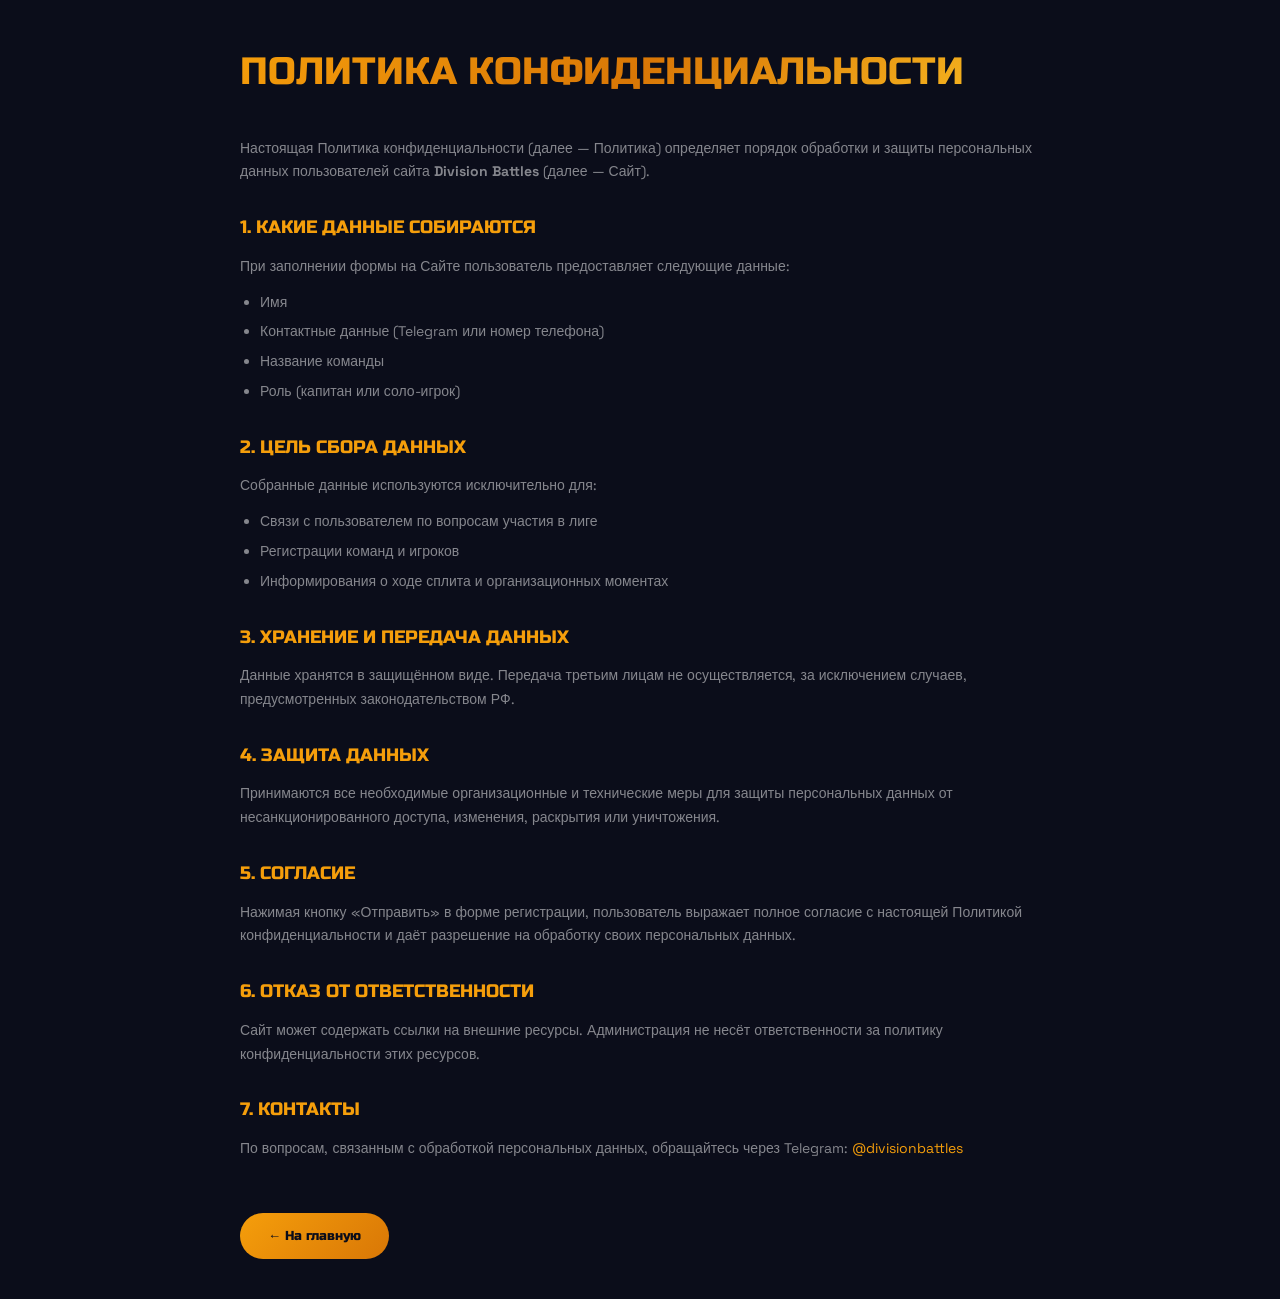
<file: privacy.html>
<!DOCTYPE html>
<html lang="ru">
<head>
  <meta charset="UTF-8">
  <meta name="viewport" content="width=device-width, initial-scale=1.0">
  <title>Политика конфиденциальности — DB Division Battles</title>
  <link rel="preconnect" href="https://fonts.googleapis.com">
  <link rel="preconnect" href="https://fonts.gstatic.com" crossorigin>
  <link href="https://fonts.googleapis.com/css2?family=Space+Grotesk:wght@400;500;600;700&family=Russo+One&display=swap" rel="stylesheet">
  <style>
    *, *::before, *::after { margin: 0; padding: 0; box-sizing: border-box; }
    body {
      font-family: 'Space Grotesk', sans-serif;
      background: #0b0d1a;
      color: #fff;
      line-height: 1.7;
      padding: 40px 20px;
    }
    .container { max-width: 800px; margin: 0 auto; }
    h1 {
      font-family: 'Russo One', sans-serif;
      font-weight: 400;
      font-size: clamp(26px, 4vw, 38px);
      background: linear-gradient(135deg, #f59e0b, #d97706, #fbbf24);
      -webkit-background-clip: text; -webkit-text-fill-color: transparent; background-clip: text;
      margin-bottom: 32px; text-transform: uppercase;
    }
    h2 {
      font-family: 'Russo One', sans-serif;
      font-weight: 400;
      font-size: 18px;
      color: #f59e0b;
      margin: 28px 0 12px;
      text-transform: uppercase;
    }
    p { color: rgba(255,255,255,0.5); margin-bottom: 12px; font-size: 14px; }
    ul { padding-left: 20px; margin-bottom: 12px; }
    li { color: rgba(255,255,255,0.5); font-size: 14px; margin-bottom: 6px; }
    a { color: #f59e0b; text-decoration: none; }
    a:hover { text-decoration: underline; }
    .back { display: inline-block; margin-top: 40px; padding: 12px 28px; border-radius: 100px; background: linear-gradient(135deg,#f59e0b,#d97706); color: #0b0d1a; font-family: 'Russo One', sans-serif; font-size: 13px; text-decoration: none; transition: transform 0.3s; }
    .back:hover { transform: translateY(-2px); text-decoration: none; }
  </style>
</head>
<body>
  <div class="container">
    <h1>Политика конфиденциальности</h1>

    <p>Настоящая Политика конфиденциальности (далее — Политика) определяет порядок обработки и защиты персональных данных пользователей сайта <strong>Division Battles</strong> (далее — Сайт).</p>

    <h2>1. Какие данные собираются</h2>
    <p>При заполнении формы на Сайте пользователь предоставляет следующие данные:</p>
    <ul>
      <li>Имя</li>
      <li>Контактные данные (Telegram или номер телефона)</li>
      <li>Название команды</li>
      <li>Роль (капитан или соло-игрок)</li>
    </ul>

    <h2>2. Цель сбора данных</h2>
    <p>Собранные данные используются исключительно для:</p>
    <ul>
      <li>Связи с пользователем по вопросам участия в лиге</li>
      <li>Регистрации команд и игроков</li>
      <li>Информирования о ходе сплита и организационных моментах</li>
    </ul>

    <h2>3. Хранение и передача данных</h2>
    <p>Данные хранятся в защищённом виде. Передача третьим лицам не осуществляется, за исключением случаев, предусмотренных законодательством РФ.</p>

    <h2>4. Защита данных</h2>
    <p>Принимаются все необходимые организационные и технические меры для защиты персональных данных от несанкционированного доступа, изменения, раскрытия или уничтожения.</p>

    <h2>5. Согласие</h2>
    <p>Нажимая кнопку «Отправить» в форме регистрации, пользователь выражает полное согласие с настоящей Политикой конфиденциальности и даёт разрешение на обработку своих персональных данных.</p>

    <h2>6. Отказ от ответственности</h2>
    <p>Сайт может содержать ссылки на внешние ресурсы. Администрация не несёт ответственности за политику конфиденциальности этих ресурсов.</p>

    <h2>7. Контакты</h2>
    <p>По вопросам, связанным с обработкой персональных данных, обращайтесь через Telegram: <a href="https://t.me/divisionbattles">@divisionbattles</a></p>

    <a href="index.html" class="back">← На главную</a>
  </div>
</body>
</html>
</file>
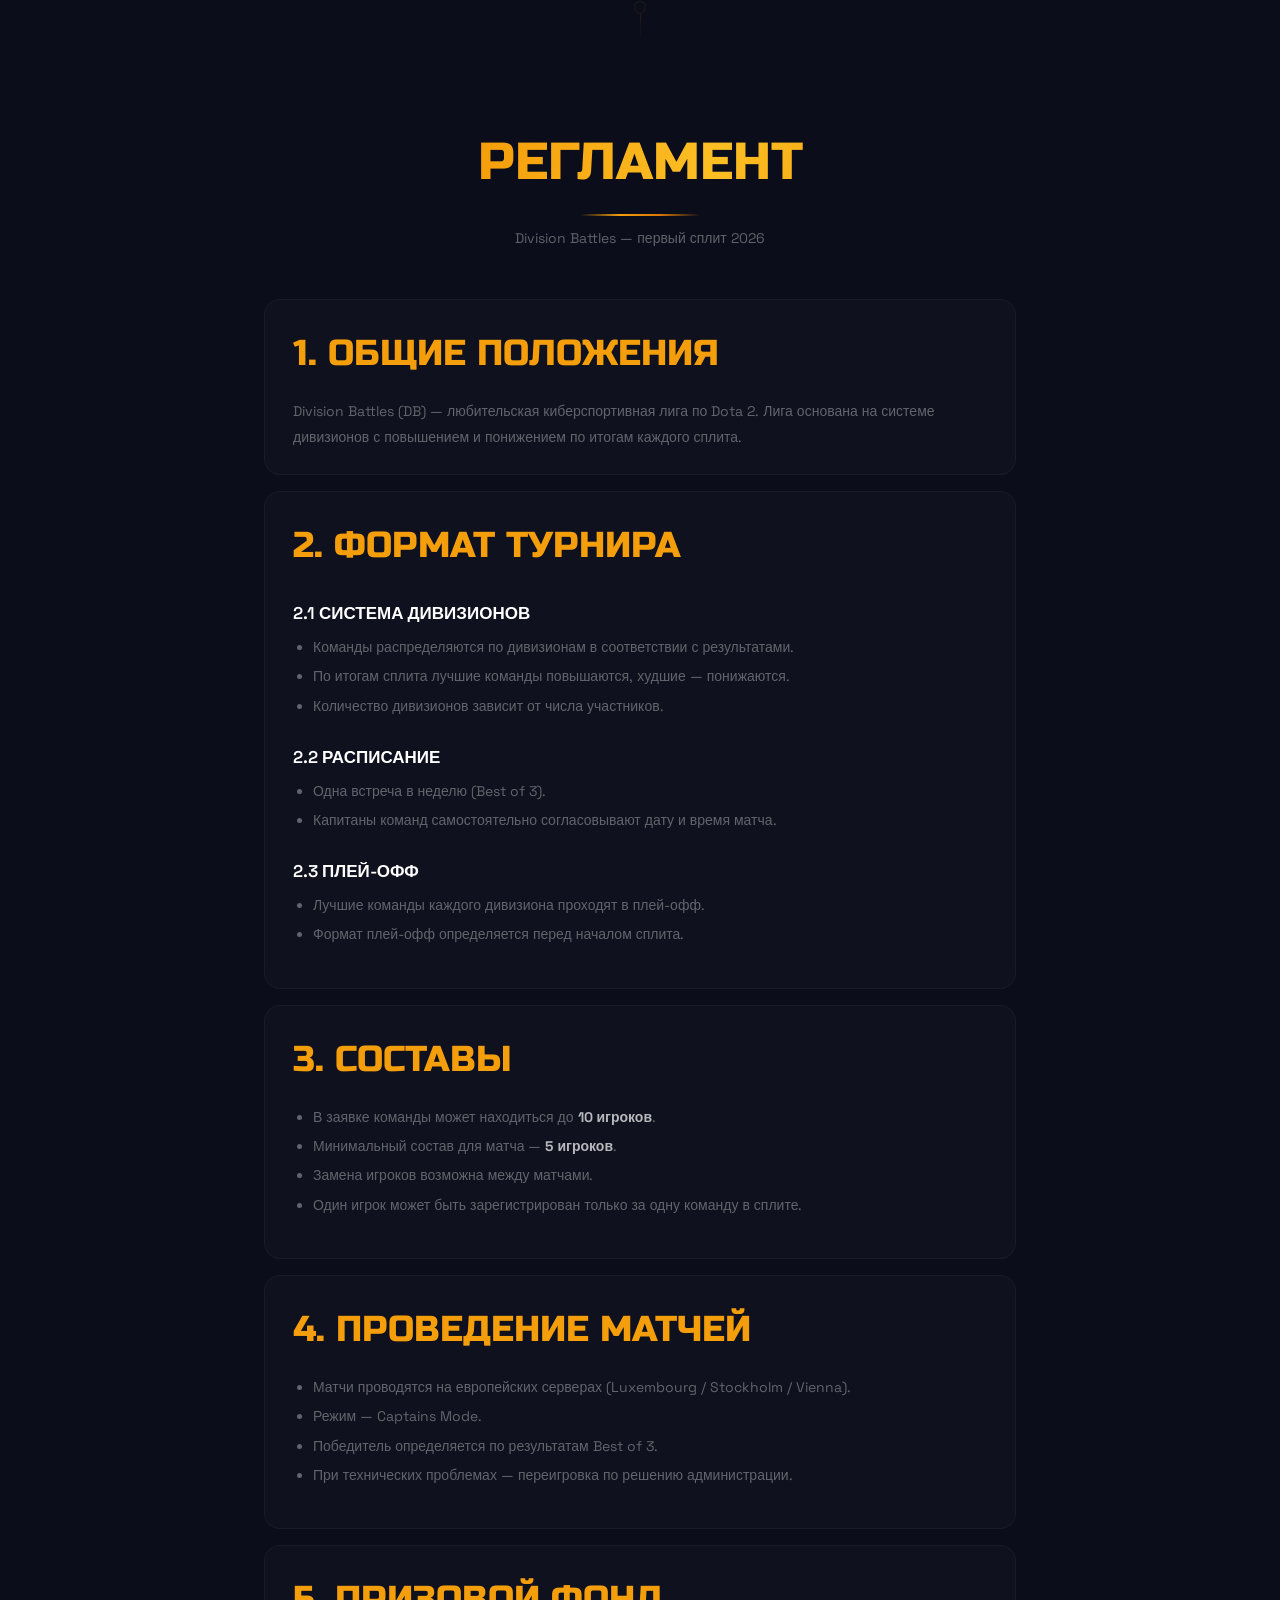
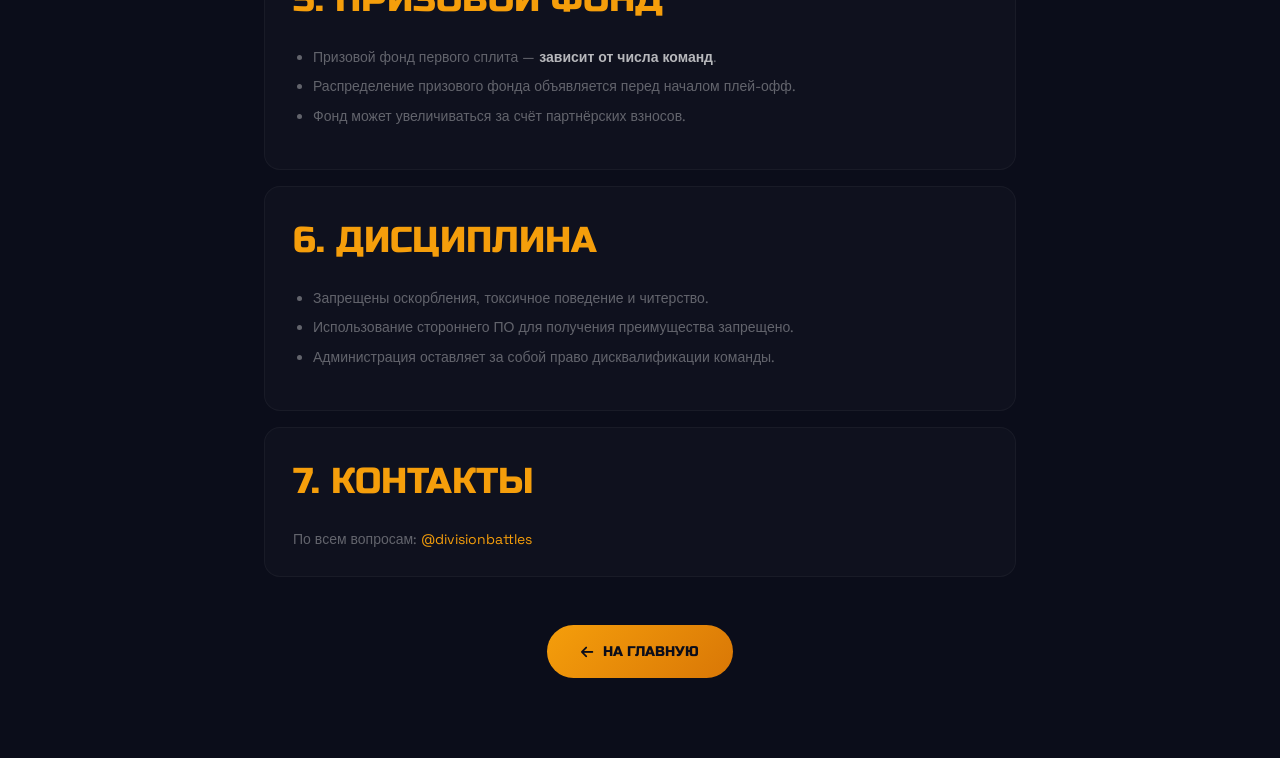
<file: reglament.html>
<!DOCTYPE html>
<html lang="ru">
<head>
  <meta charset="UTF-8" />
  <meta name="viewport" content="width=device-width, initial-scale=1.0" />
  <title>Регламент | DB — Division battles</title>
  <meta name="description" content="Регламент турнира Division Battles. Правила, формат матчей, система дивизионов." />
  <link rel="preconnect" href="https://fonts.googleapis.com" />
  <link rel="preconnect" href="https://fonts.gstatic.com" crossorigin />
  <link href="https://fonts.googleapis.com/css2?family=Space+Grotesk:wght@400;500;600;700&family=Russo+One&display=swap" rel="stylesheet" />
  <link rel="stylesheet" href="https://cdn.jsdelivr.net/npm/@fortawesome/fontawesome-free@6.7.2/css/all.min.css" />
  <link rel="stylesheet" href="style.css" />
  <link rel="icon" href="favicon.svg" type="image/svg+xml" />
  <style>
    .rules-section { padding: 120px 0 80px; }
    .rules-section h2 { font-family: 'Russo One', sans-serif; font-size: clamp(24px,3vw,36px); font-weight: 400; margin: 40px 0 16px; color: #f59e0b; text-transform: uppercase; }
    .rules-section h2:first-of-type { margin-top: 0; }
    .rules-section h3 { font-family: 'Space Grotesk', sans-serif; font-size: 17px; font-weight: 600; margin: 24px 0 8px; color: var(--text-primary); }
    .rules-section p, .rules-section li { font-size: 14px; color: var(--text-muted); line-height: 1.8; }
    .rules-section ul { padding-left: 20px; margin-bottom: 16px; }
    .rules-section li { margin-bottom: 4px; }
    .rules-section strong { color: var(--text-primary); opacity: 0.7; }
    .rules-section .rule-block { background: var(--bg-card); border: 1px solid var(--border-card); border-radius: 16px; padding: 24px 28px; margin-bottom: 16px; }
  </style>
</head>
<body>
  <div class="rules-section section">
    <div class="container" style="max-width:800px;">
      <div style="text-align:center;margin-bottom:48px;">
        <h1 class="section-title">РЕГЛАМЕНТ</h1>
        <p class="section-subtitle" style="margin-bottom:0;">Division Battles — первый сплит 2026</p>
      </div>

      <div class="rule-block">
        <h2>1. Общие положения</h2>
        <p>Division Battles (DB) — любительская киберспортивная лига по Dota 2. Лига основана на системе дивизионов с повышением и понижением по итогам каждого сплита.</p>
      </div>

      <div class="rule-block">
        <h2>2. Формат турнира</h2>
        <h3>2.1 Система дивизионов</h3>
        <ul>
          <li>Команды распределяются по дивизионам в соответствии с результатами.</li>
          <li>По итогам сплита лучшие команды повышаются, худшие — понижаются.</li>
          <li>Количество дивизионов зависит от числа участников.</li>
        </ul>
        <h3>2.2 Расписание</h3>
        <ul>
          <li>Одна встреча в неделю (Best of 3).</li>
          <li>Капитаны команд самостоятельно согласовывают дату и время матча.</li>
        </ul>
        <h3>2.3 Плей-офф</h3>
        <ul>
          <li>Лучшие команды каждого дивизиона проходят в плей-офф.</li>
          <li>Формат плей-офф определяется перед началом сплита.</li>
        </ul>
      </div>

      <div class="rule-block">
        <h2>3. Составы</h2>
        <ul>
          <li>В заявке команды может находиться до <strong>10 игроков</strong>.</li>
          <li>Минимальный состав для матча — <strong>5 игроков</strong>.</li>
          <li>Замена игроков возможна между матчами.</li>
          <li>Один игрок может быть зарегистрирован только за одну команду в сплите.</li>
        </ul>
      </div>

      <div class="rule-block">
        <h2>4. Проведение матчей</h2>
        <ul>
          <li>Матчи проводятся на европейских серверах (Luxembourg / Stockholm / Vienna).</li>
          <li>Режим — Captains Mode.</li>
          <li>Победитель определяется по результатам Best of 3.</li>
          <li>При технических проблемах — переигровка по решению администрации.</li>
        </ul>
      </div>

      <div class="rule-block">
        <h2>5. Призовой фонд</h2>
        <ul>
          <li>Призовой фонд первого сплита — <strong>зависит от числа команд</strong>.</li>
          <li>Распределение призового фонда объявляется перед началом плей-офф.</li>
          <li>Фонд может увеличиваться за счёт партнёрских взносов.</li>
        </ul>
      </div>

      <div class="rule-block">
        <h2>6. Дисциплина</h2>
        <ul>
          <li>Запрещены оскорбления, токсичное поведение и читерство.</li>
          <li>Использование стороннего ПО для получения преимущества запрещено.</li>
          <li>Администрация оставляет за собой право дисквалификации команды.</li>
        </ul>
      </div>

      <div class="rule-block">
        <h2>7. Контакты</h2>
        <p>По всем вопросам: <a href="https://t.me/divisionbattles" style="color:#f59e0b;text-decoration:none;">@divisionbattles</a></p>
      </div>

      <div style="text-align:center;margin-top:48px;">
        <a href="index.html" class="btn btn-primary"><i class="fa-solid fa-arrow-left"></i> На главную</a>
      </div>
    </div>
  </div>
</body>
</html>
</file>
<file: style.css>
*, *::before, *::after { margin: 0; padding: 0; box-sizing: border-box; }
html { scroll-behavior: smooth; background: var(--bg-primary); }

:root {
  --bg-primary: #0b0d1a;
  --bg-secondary: #0e1022;
  --bg-card: rgba(255,255,255,0.02);
  --bg-card-hover: rgba(245,158,11,0.02);
  --border-card: rgba(255,255,255,0.04);
  --border-card-hover: rgba(245,158,11,0.04);
  --text-primary: #fff;
  --text-secondary: rgba(255,255,255,0.45);
  --text-muted: rgba(255,255,255,0.35);
  --text-faint: rgba(255,255,255,0.15);
  --header-bg: rgba(11,13,26,0.78);
  --footer-bg: #080a16;
  --toggle-btn-bg: rgba(255,255,255,0.04);
  --toggle-btn-border: rgba(255,255,255,0.06);
  --toggle-color: rgba(255,255,255,0.5);
  --sponsor-opacity: 0.35;
  --input-bg: rgba(255,255,255,0.02);
}
[data-theme="light"] {
  --bg-primary: #f5f3ee;
  --bg-secondary: #eeebe4;
  --bg-card: rgba(0,0,0,0.02);
  --bg-card-hover: rgba(245,158,11,0.03);
  --border-card: rgba(0,0,0,0.04);
  --border-card-hover: rgba(245,158,11,0.08);
  --text-primary: #1a1a1a;
  --text-secondary: rgba(0,0,0,0.45);
  --text-muted: rgba(0,0,0,0.35);
  --text-faint: rgba(0,0,0,0.15);
  --header-bg: rgba(245,243,238,0.85);
  --footer-bg: #e8e5de;
  --toggle-btn-bg: rgba(0,0,0,0.03);
  --toggle-btn-border: rgba(0,0,0,0.06);
  --toggle-color: rgba(0,0,0,0.5);
  --sponsor-opacity: 0.5;
  --input-bg: rgba(255,255,255,0.6);
}

h1, h2, h3, h4, .section-title, .hero h1, .hero-sub, .hero-badge,
.nav-link, .btn, .nav-cta, .stat-card .num, .top-rank, .top-stat .val,
.step-num, .timer-item .n, .format-card h3, .benefit h4, .season-item .sv,
.header-logo span, .tg-btn, .scroll-top { font-family: 'Russo One', sans-serif; font-weight: 400; letter-spacing: 0; text-transform: uppercase; }
.section-subtitle { font-family: 'Space Grotesk', sans-serif; font-weight: 400; }
body {
  font-family: 'Space Grotesk', sans-serif;
  background: var(--bg-primary);
  color: var(--text-primary);
  overflow-x: hidden;
  overflow-y: scroll;
  line-height: 1.65;
  transition: background 0.4s, color 0.4s;
}

::selection { background: rgba(245,158,11,0.2); color: #fff; }

.container { max-width: 1200px; margin: 0 auto; padding: 0 24px; }
.section { padding: 110px 0; position: relative; scroll-margin-top: 80px; }

.section-title {
  font-size: clamp(30px, 4.5vw, 52px); font-weight: 400; text-align: center;
  margin-bottom: 10px; text-transform: uppercase;
  background: linear-gradient(135deg, #f59e0b, #d97706, #fbbf24);
  -webkit-background-clip: text; -webkit-text-fill-color: transparent; background-clip: text;
}
.section-subtitle {
  text-align: center; font-size: 16px; color: var(--text-muted);
  max-width: 640px; margin: 0 auto 32px;
  transition: color 0.4s;
}

.reveal { opacity: 0; transform: translateY(40px); transition: opacity 0.7s cubic-bezier(0.22,1,0.36,1), transform 0.7s cubic-bezier(0.22,1,0.36,1); }
.reveal.visible { opacity: 1; transform: translateY(0); }
.reveal-d1 { transition-delay: 0.06s; }
.reveal-d2 { transition-delay: 0.12s; }
.reveal-d3 { transition-delay: 0.18s; }
.reveal-d4 { transition-delay: 0.24s; }

.deco-float {
  position: absolute;
  pointer-events: none;
  z-index: 0;
  opacity: 0.5;
  animation: decoDrift 18s ease-in-out infinite alternate;
}
.deco-float img { width: 100%; height: 100%; object-fit: contain; }
.deco-float:nth-child(2) { animation-delay: -6s; animation-duration: 22s; }
.deco-float:nth-child(3) { animation-delay: -12s; animation-duration: 16s; }

@keyframes decoDrift {
  0%   { transform: translateY(0) translateX(0) rotate(0deg); }
  33%  { transform: translateY(-20px) translateX(12px) rotate(2deg); }
  66%  { transform: translateY(8px) translateX(-8px) rotate(-1deg); }
  100% { transform: translateY(-16px) translateX(6px) rotate(1deg); }
}

.header {
  position: fixed; top: 0; left: 0; width: 100%; z-index: 1000; padding: 0 24px;
  transition: background 0.4s, backdrop-filter 0.4s, padding 0.4s;
}
.header.scrolled {
  background: var(--header-bg); backdrop-filter: blur(28px) saturate(1.5);
  -webkit-backdrop-filter: blur(28px) saturate(1.5);
  border-bottom: 1px solid var(--border-card);
}
.header-inner {
  max-width: 1200px; margin: 0 auto;
  display: flex; align-items: center; justify-content: space-between; height: 72px;
}
.header-logo {
  display: flex; align-items: center; gap: 10px; text-decoration: none;
}
.header-logo img { height: 38px; width: auto; transition: transform 0.4s; }
.header-logo:hover img { transform: rotate(-6deg) scale(1.06); }
.header-logo span {
  font-size: 20px; font-weight: 400;
  background: linear-gradient(135deg,#f59e0b,#d97706);
  -webkit-background-clip: text; -webkit-text-fill-color: transparent; background-clip: text;
}

.nav { display: flex; align-items: center; gap: 4px; list-style: none; }
.nav-link {
  display: flex; flex-direction: column; align-items: center; gap: 2px;
  padding: 10px 18px; text-decoration: none; color: var(--text-secondary);
  font-size: 12px; font-weight: 400; letter-spacing: 0.5px;
  border-radius: 12px; transition: color 0.3s, background 0.3s; position: relative;
}
.nav-link i { font-size: 18px; transition: transform 0.3s; }
.nav-link:hover, .nav-link.active-link { color: #fff; background: rgba(245,158,11,0.06); }
.nav-link:hover i { transform: translateY(-2px); }
.nav-link::after {
  content: ''; position: absolute; bottom: 4px; left: 50%; width: 0; height: 2px;
  background: #f59e0b; border-radius: 4px; transform: translateX(-50%); transition: width 0.3s;
}
.nav-link:hover::after, .nav-link.active-link::after { width: 20px; }

.nav-cta {
  display: inline-flex; align-items: center; gap: 8px; padding: 9px 22px;
  border: none; border-radius: 100px;
  background: linear-gradient(135deg, #f59e0b, #d97706); color: #0b0d1a;
  font-family: 'Russo One', sans-serif; font-size: 13px; font-weight: 400;
  cursor: pointer; text-decoration: none; transition: transform 0.3s, box-shadow 0.3s; margin-left: 6px;
}
.nav-cta:hover { transform: translateY(-2px) scale(1.03); box-shadow: 0 8px 28px rgba(245,158,11,0.25); }

.theme-toggle {
  width: 38px; height: 38px; border-radius: 10px; border: 1px solid var(--toggle-btn-border);
  background: var(--toggle-btn-bg); color: var(--toggle-color); cursor: pointer;
  display: flex; align-items: center; justify-content: center; font-size: 16px;
  transition: all 0.3s; position: relative;
}
.theme-toggle:hover { border-color: rgba(245,158,11,0.15); color: #f59e0b; }
.theme-toggle i { position: absolute; transition: opacity 0.3s, transform 0.3s; }
.theme-toggle .fa-moon { opacity: 1; transform: rotate(0); }
.theme-toggle .fa-sun { opacity: 0; transform: rotate(90deg); }
[data-theme="light"] .theme-toggle .fa-moon { opacity: 0; transform: rotate(-90deg); }
[data-theme="light"] .theme-toggle .fa-sun { opacity: 1; transform: rotate(0); }

.burger {
  display: none; flex-direction: column; justify-content: center; gap: 5px;
  width: 38px; height: 38px; background: var(--toggle-btn-bg);
  border: 1px solid var(--toggle-btn-border); border-radius: 10px; cursor: pointer; padding: 8px;
}
.burger span { display: block; height: 2px; background: var(--toggle-color); border-radius: 4px; transition: all 0.3s; }
.burger.active span:nth-child(1) { transform: rotate(45deg) translate(4px,5px); width: 18px; }
.burger.active span:nth-child(2) { opacity: 0; }
.burger.active span:nth-child(3) { transform: rotate(-45deg) translate(4px,-5px); width: 18px; }

.hero {
  min-height: 100vh; display: flex; align-items: center; justify-content: center;
  text-align: center; position: relative; overflow: hidden; padding: 120px 20px 60px;
}

.hero-gradient {
  position: absolute; inset: 0; z-index: 0;
  background:
    radial-gradient(ellipse 70% 50% at 20% 80%, rgba(245,158,11,0.10), transparent),
    radial-gradient(ellipse 60% 40% at 80% 20%, rgba(217,119,6,0.08), transparent),
    radial-gradient(ellipse 50% 40% at 50% 50%, rgba(251,191,36,0.04), transparent);
}

.hero-content { position: relative; z-index: 1; max-width: 880px; }

/* === SIDES EMBLEMS === */
.side-emblem {
  position: absolute; top: 50%; z-index: 0; width: min(25vw, 180px);
  height: min(25vw, 180px); pointer-events: none; opacity: 0.6;
  transform: translateY(-50%);
}
.side-emblem.right { right: max(5px, 2vw); }
.side-emblem.left  { left: max(5px, 2vw); }
.side-emblem svg   { width: 100%; height: 100%; }

/* === FLOATING RUNES === */
.rune-float {
  position: absolute; z-index: 0; pointer-events: none;
  width: 40px; height: 40px; opacity: 0.4;
}
.rune-float svg { width: 100%; height: 100%; }
.rune-float.r1 { top: 15%; left: 8%; animation: runeDrift1 8s ease-in-out infinite; }
.rune-float.r2 { top: 60%; right: 5%; animation: runeDrift2 10s ease-in-out infinite; }
.rune-float.r3 { bottom: 20%; left: 12%; animation: runeDrift1 7s ease-in-out infinite; }
.rune-float.r4 { top: 30%; right: 10%; animation: runeDrift2 9s ease-in-out infinite; }
.rune-float.r5 { bottom: 15%; right: 20%; animation: runeDrift1 11s ease-in-out infinite; }

/* === FLOATING AEGIS === */
.season-aegis {
  position: absolute; left: 50%; top: 50%; z-index: 0;
  transform: translate(-50%,-50%);
  width: 400px; height: 400px; pointer-events: none;
  animation: aegisFloat 8s ease-in-out infinite alternate;
}
.season-aegis img { width: 100%; height: 100%; object-fit: contain; opacity: 0.5; }
@keyframes aegisFloat {
  0%   { transform: translate(-50%,-50%) scale(1) rotate(-1deg); }
  100% { transform: translate(-50%,-50%) scale(1.04) rotate(1deg); }
}
@keyframes runeDrift1 {
  0%, 100% { transform: translateY(0) rotate(0deg); }
  50%      { transform: translateY(-12px) rotate(180deg); }
}
@keyframes runeDrift2 {
  0%, 100% { transform: translateY(0) rotate(0deg); }
  50%      { transform: translateY(10px) rotate(-180deg); }
}
.hero-badge {
  display: inline-flex; align-items: center; gap: 8px; padding: 8px 20px;
  border-radius: 100px; background: rgba(245,158,11,0.06);
  border: 1px solid rgba(245,158,11,0.08);
  font-size: 11px; font-weight: 500; color: var(--text-secondary);
  margin-bottom: 28px; letter-spacing: 3px; text-transform: uppercase;
  transition: color 0.4s;
}
.hero-badge i { color: #f59e0b; }

.hero h1 { font-size: clamp(40px,8vw,86px); font-weight: 400; line-height: 1.0; margin-bottom: 8px; }
.hero h1 .gradient { background: linear-gradient(135deg,#f59e0b,#d97706,#fbbf24); -webkit-background-clip: text; -webkit-text-fill-color: transparent; background-clip: text; }
.hero-sub { font-size: clamp(17px,2vw,24px); font-weight: 400; color: var(--text-primary); margin-bottom: 8px; opacity: 0.8; transition: color 0.4s; }
.hero-desc { font-size: 15px; color: var(--text-muted); max-width: 580px; margin: 0 auto 32px; transition: color 0.4s; }
.hero-buttons { display: flex; flex-wrap: wrap; justify-content: center; gap: 14px; }

.btn {
  display: inline-flex; align-items: center; gap: 10px; padding: 15px 34px;
  border: none; border-radius: 100px; font-family: 'Russo One', sans-serif;
  font-size: 14px; font-weight: 400; cursor: pointer; text-decoration: none;
  transition: transform 0.3s, box-shadow 0.3s;
}
.btn-primary { background: linear-gradient(135deg,#f59e0b,#d97706); color: #0b0d1a; }
.btn-primary:hover { transform: translateY(-3px); box-shadow: 0 12px 40px rgba(245,158,11,0.2); }
.btn-secondary { background: var(--bg-card); border: 1px solid var(--border-card); color: var(--text-primary); transition: background 0.4s, border-color 0.4s, color 0.4s, transform 0.3s; }
.btn-secondary:hover { border-color: rgba(245,158,11,0.2); background: rgba(245,158,11,0.04); transform: translateY(-3px); }

.about {
  background: var(--bg-secondary);
  position: relative;
  overflow: hidden;
  transition: background 0.4s;
}

.about-grid {
  display: grid; grid-template-columns: 1fr 1fr; gap: 60px; align-items: center;
  position: relative; z-index: 1;
}

.about-text h2 { font-size: clamp(26px,3.5vw,40px); font-weight: 400; margin-bottom: 18px; line-height: 1.2; }
.about-text p { color: var(--text-muted); margin-bottom: 14px; font-size: 15px; transition: color 0.4s; }
.about-text strong { color: var(--text-primary); opacity: 0.8; }

.about-stats { display: grid; grid-template-columns: 1fr 1fr; gap: 16px; }
.stat-card {
  background: var(--bg-card); border: 1px solid var(--border-card);
  border-radius: 20px; padding: 28px 20px; text-align: center;
  transition: all 0.4s cubic-bezier(0.22,1,0.36,1);
}
.stat-card:hover { border-color: rgba(245,158,11,0.06); transform: translateY(-6px); box-shadow: 0 12px 40px rgba(0,0,0,0.2); }
.stat-card .num { font-size: 38px; font-weight: 400; background: linear-gradient(135deg,#f59e0b,#d97706); -webkit-background-clip: text; -webkit-text-fill-color: transparent; background-clip: text; line-height: 1; }
.stat-card .label { font-size: 14px; color: var(--text-muted); margin-top: 4px; transition: color 0.4s; }
.stat-card .suffix { font-size: 10px; font-weight: 400; color: var(--text-faint); transition: color 0.4s; }

.section-format::before {
  content:'';position:absolute;inset:0;z-index:0;
  background:url('images/axe.png') center bottom / 250px no-repeat;
  opacity:0.12;pointer-events:none;
}
.section-format { padding: 70px 0; }
.section-format > * { position:relative; z-index:1; }

.section-top::before {
  content:'';position:absolute;inset:0;z-index:0;
  background:url('images/choop.png') center bottom / 250px no-repeat;
  opacity:0.12;pointer-events:none;
}
.section-top > * { position:relative; z-index:1; }
.format-cards { display: grid; grid-template-columns: repeat(3,1fr); gap: 20px; }

.format-card {
  background: var(--bg-card); border: 1px solid var(--border-card);
  border-radius: 20px; padding: 24px 24px;
  transition: all 0.4s cubic-bezier(0.22,1,0.36,1); position: relative; overflow: hidden;
}
.format-card::before {
  content: ''; position: absolute; top: 0; left: 0; right: 0; height: 3px;
  background: linear-gradient(90deg,#f59e0b,#d97706,transparent);
  opacity: 0; transition: opacity 0.4s;
}
.format-card:hover::before { opacity: 1; }
.format-card:hover { border-color: rgba(245,158,11,0.04); transform: translateY(-6px); box-shadow: 0 16px 48px rgba(0,0,0,0.25); }

.format-icon {
  width: 44px; height: 44px; border-radius: 12px;
  display: flex; align-items: center; justify-content: center;
  font-size: 18px; margin-bottom: 14px;
  background: rgba(245,158,11,0.06); color: #f59e0b; transition: all 0.4s;
}
.format-card:nth-child(2) .format-icon { background: rgba(217,119,6,0.06); color: #d97706; }
.format-card:nth-child(3) .format-icon { background: rgba(251,191,36,0.06); color: #fbbf24; }
.format-card:hover .format-icon { transform: scale(1.06) rotate(-4deg); }
.format-card h3 { font-size: 17px; font-weight: 400; margin-bottom: 8px; transition: color 0.4s; }
.format-card p { color: var(--text-muted); font-size: 13px; line-height: 1.6; transition: color 0.4s; }
.format-card strong { color: var(--text-primary); opacity: 0.6; }

.benefits-grid { display: grid; grid-template-columns: repeat(3,1fr); gap: 18px; }
.benefit {
  background: var(--bg-card); border: 1px solid var(--border-card);
  border-radius: 20px; padding: 28px 24px;
  transition: all 0.4s cubic-bezier(0.22,1,0.36,1);
}
.benefit:hover { border-color: rgba(245,158,11,0.04); transform: translateY(-4px); box-shadow: 0 12px 36px rgba(0,0,0,0.15); }
.benefit .bi { font-size: 26px; margin-bottom: 14px; color: #f59e0b; display: flex; align-items: center; justify-content: center; }
.benefit:nth-child(even) .bi { color: #d97706; }
.benefit h4 { font-size: 16px; font-weight: 400; margin-bottom: 6px; transition: color 0.4s; }
.benefit p { font-size: 13px; color: var(--text-muted); transition: color 0.4s; }

.top-section { background: var(--bg-secondary); position: relative; overflow: hidden; transition: background 0.4s; }

.top-wrapper {
  display: grid; grid-template-columns: 1fr 1fr; gap: 36px;
  position: relative; z-index: 1;
}
.top-block h3 { font-size: 22px; font-weight: 400; margin-bottom: 20px; display: flex; align-items: center; gap: 10px; }
.top-block h3 i { color: #f59e0b; }
.top-list { display: flex; flex-direction: column; gap: 10px; }
.top-card {
  display: flex; align-items: center; gap: 14px;
  background: var(--bg-card); border: 1px solid var(--border-card);
  border-radius: 16px; padding: 14px 18px;
  transition: all 0.4s cubic-bezier(0.22,1,0.36,1);
}
.top-card:hover { background: var(--bg-card-hover); border-color: var(--border-card-hover); transform: translateX(4px); }
.top-rank { font-size: 20px; font-weight: 400; min-width: 32px; text-align: center; color: #f59e0b; }
.top-avatar { width: 44px; height: 44px; border-radius: 50%; display: flex; align-items: center; justify-content: center; font-weight: 600; font-size: 15px; color: #fff; flex-shrink: 0; border: 2px solid rgba(245,158,11,0.25); }
.top-info { flex: 1; }
.top-info .name { font-weight: 400; font-size: 15px; font-family: 'Russo One', sans-serif; text-transform: uppercase; transition: color 0.4s; }
.top-info .detail { font-size: 12px; color: var(--text-muted); transition: color 0.4s; }
.top-stat { text-align: right; }
.top-stat .val { font-size: 18px; font-weight: 400; color: #f59e0b; }
.top-stat .lbl { font-size: 10px; color: var(--text-faint); text-transform: uppercase; letter-spacing: 1px; transition: color 0.4s; }
.top-medal { font-size: 22px; }

.tg-section {
  background: var(--bg-primary);
  text-align: center; position: relative; overflow: hidden;
  transition: background 0.4s;
}

.tg-btn {
  display: inline-flex; align-items: center; gap: 12px; padding: 16px 44px;
  border-radius: 100px; background: #f59e0b; color: #0b0d1a;
  text-decoration: none; font-family: 'Russo One', sans-serif; font-weight: 400;
  font-size: 15px; transition: all 0.3s cubic-bezier(0.22,1,0.36,1);
}
.tg-btn:hover { transform: translateY(-3px); box-shadow: 0 12px 40px rgba(245,158,11,0.25); }

.season-info { display: grid; grid-template-columns: repeat(3,1fr); gap: 20px; margin-bottom: 48px; }
.season-item {
  text-align: center; padding: 30px 20px;
  background: var(--bg-card); border: 1px solid var(--border-card);
  border-radius: 20px; transition: all 0.4s cubic-bezier(0.22,1,0.36,1);
}
.season-item:hover { border-color: rgba(245,158,11,0.04); transform: translateY(-4px); }
.season-item .si { font-size: 32px; margin-bottom: 10px; color: #f59e0b; }
.season-item .sv { font-size: 30px; font-weight: 400; }
.season-item .sl { font-size: 13px; color: var(--text-muted); transition: color 0.4s; }

.timer-wrap { text-align: center; }
.timer-wrap h3 { font-size: 18px; font-weight: 500; margin-bottom: 20px; color: var(--text-secondary); transition: color 0.4s; }
.timer { display: flex; justify-content: center; gap: 16px; flex-wrap: wrap; }
.timer-item {
  background: var(--bg-card); border: 1px solid var(--border-card);
  border-radius: 16px; padding: 18px 26px; min-width: 100px; text-align: center;
}
.timer-item .n { font-size: 44px; font-weight: 400; color: #f59e0b; line-height: 1; }
.timer-item .l { font-size: 11px; text-transform: uppercase; letter-spacing: 2px; color: var(--text-faint); margin-top: 4px; transition: color 0.4s; }

.steps-grid { display: grid; grid-template-columns: repeat(3,1fr); gap: 20px; }
.step-card {
  text-align: center; padding: 40px 28px;
  background: var(--bg-card); border: 1px solid var(--border-card);
  border-radius: 20px; transition: all 0.4s cubic-bezier(0.22,1,0.36,1); position: relative;
}
.step-card:hover { border-color: rgba(245,158,11,0.04); transform: translateY(-6px); }
.step-num { font-size: 60px; font-weight: 700; color: rgba(245,158,11,0.08); line-height: 1; margin-bottom: 12px; }
.step-card h4 { font-size: 17px; font-weight: 400; margin-bottom: 8px; }
.step-card h4 i { color: #f59e0b; margin-right: 6px; }
.step-card p { font-size: 13px; color: var(--text-muted); transition: color 0.4s; }

.sponsor-carousel {
  overflow: hidden; width: 100%; position: relative;
  mask-image: linear-gradient(90deg,transparent 0,#000 8%,#000 92%,transparent 100%);
  -webkit-mask-image: linear-gradient(90deg,transparent 0,#000 8%,#000 92%,transparent 100%);
  padding: 16px 0;
}
.sponsor-track {
  display: flex; gap: 60px; align-items: center;
  animation: sponsorScroll 30s linear infinite;
  width: max-content;
}
.sponsor-track:hover { animation-play-state: paused; }
@keyframes sponsorScroll {
  0%   { transform: translateX(0); }
  100% { transform: translateX(-50%); }
}
.sponsor-logo {
  height: 220px; width: auto; opacity: var(--sponsor-opacity); filter: grayscale(0.5);
  transition: all 0.5s cubic-bezier(0.22,1,0.36,1); border-radius: 12px; flex-shrink: 0;
  position: relative;
}
.sponsor-logo:hover {
  opacity: 1; filter: grayscale(0);
  transform: scale(1.18);
}

.cost-block {
  text-align: center; padding: 28px 0 32px; position: relative;
}
.cost-block::before {
  content:'';position:absolute;inset:0;border-radius:20px;
  background: linear-gradient(135deg,rgba(245,158,11,0.06),rgba(217,119,6,0.03));
  border:1px solid rgba(245,158,11,0.1);
  animation: costPulse 3s ease-in-out infinite;
  pointer-events:none;
}
@keyframes costPulse {
  0%,100% { box-shadow: 0 0 20px rgba(245,158,11,0.08); border-color: rgba(245,158,11,0.08); }
  50% { box-shadow: 0 0 40px rgba(245,158,11,0.18); border-color: rgba(245,158,11,0.2); }
}
.cost-label {
  display: block; font-size: 15px; margin-bottom: 2px;
  letter-spacing: 5px; text-transform: uppercase; position: relative; z-index: 1;
  font-weight: 400;
  font-family: 'Russo One', sans-serif;
  background: linear-gradient(135deg,#f59e0b,#d97706,#fbbf24);
  -webkit-background-clip: text; -webkit-text-fill-color: transparent; background-clip: text;
}
.cost-price {
  font-size: 46px; font-weight: 400; position: relative; z-index: 1; display: inline-block;
  font-family: 'Russo One', sans-serif;
  background: linear-gradient(135deg,#f59e0b,#d97706,#fbbf24,#d97706,#f59e0b);
  background-size: 300% 300%;
  -webkit-background-clip: text; -webkit-text-fill-color: transparent; background-clip: text;
  line-height: 1.1; letter-spacing: 2px;
  animation: costShimmer 3s ease-in-out infinite;
  filter: drop-shadow(0 0 15px rgba(245,158,11,0.25));
}
@keyframes costShimmer {
  0%,100% { background-position: 0% 50%; }
  50% { background-position: 100% 50%; }
}
.cost-arc {
  position: absolute; top: 50%; width: 120px; height: 70px;
  pointer-events: none; opacity: 0;
  transition: opacity 0.8s;
}
.cost-arc.cost-arc-l { left: -140px; transform: translateY(-50%); }
.cost-arc.cost-arc-r { right: -140px; transform: translateY(-50%) scaleX(-1); }
.cost-arc::before {
  content:'';display:block;width:100%;height:100%;
  border:1.5px solid transparent;
  border-radius:50%;
  border-top-color: rgba(245,158,11,0.15);
  border-right-color: rgba(245,158,11,0.05);
}
.cost-arc-l::before { animation: arcSpinL 4s linear infinite; }
.cost-arc-r::before { animation: arcSpinR 4s linear infinite; }
@keyframes arcSpinL {
  0% { transform: rotate(0deg); }
  100% { transform: rotate(360deg); }
}
@keyframes arcSpinR {
  0% { transform: rotate(0deg); }
  100% { transform: rotate(-360deg); }
}
.cost-arc.active { opacity: 1; }
.cost-glow {
  position: absolute; top: 50%; left: 50%; width: 200px; height: 200px;
  transform: translate(-50%,-50%) scale(0);
  border-radius: 50%;
  background: radial-gradient(circle,rgba(245,158,11,0.12) 0%,transparent 70%);
  pointer-events: none; z-index: -1;
  transition: transform 0.6s cubic-bezier(0.22,1,0.36,1);
}
.cost-glow.active { transform: translate(-50%,-50%) scale(1); }
.cost-divider {
  width: 60px; height: 1px; margin: 6px auto 6px;
  background: linear-gradient(90deg,transparent,rgba(245,158,11,0.3),transparent);
  position: relative; z-index: 1;
}
.cost-note {
  display: block; font-size: 14px; margin-top: 2px;
  position: relative; z-index: 1; letter-spacing: 4px;
  font-family: 'Russo One', sans-serif; text-transform: uppercase;
  color: var(--text-primary);
  opacity: 0.85;
}

.form-wrap {
  max-width: 540px; margin: 0 auto;
  background: var(--bg-card); border: 1px solid var(--border-card);
  border-radius: 24px; padding: 44px 36px;
  transition: background 0.4s, border-color 0.4s;
}

.fg { margin-bottom: 18px; position: relative; }
.fg label { display: block; font-size: 13px; font-weight: 500; margin-bottom: 6px; color: var(--text-secondary); transition: color 0.4s; }
.fg input, .fg select, .fg textarea {
  width: 100%; padding: 13px 16px;
  border: 1px solid var(--border-card); border-radius: 12px;
  background: var(--input-bg); color: var(--text-primary);
  font-family: 'Space Grotesk', sans-serif; font-size: 14px; outline: none;
  transition: border-color 0.3s, background 0.4s, color 0.4s;
}
.fg input:focus, .fg textarea:focus { border-color: rgba(245,158,11,0.15); }
.fg select option { background: var(--bg-primary); color: var(--text-primary); }

.toggle { display: flex; gap: 8px; margin-bottom: 8px; }
.toggle button {
  flex: 1; padding: 10px; border: 1px solid var(--border-card); border-radius: 12px;
  background: var(--bg-card); color: var(--text-secondary);
  font-family: 'Space Grotesk', sans-serif; font-size: 13px; cursor: pointer;
  transition: all 0.3s;
}
.toggle button.active { border-color: rgba(245,158,11,0.12); color: var(--text-primary); background: rgba(245,158,11,0.04); }

.rg { display: flex; gap: 14px; flex-wrap: wrap; }
.rg label { display: flex; align-items: center; gap: 8px; font-size: 13px; color: var(--text-muted); cursor: pointer; transition: color 0.4s; }
.rg input[type="radio"] { accent-color: #f59e0b; width: 18px; height: 18px; }

.cg { display: flex; align-items: flex-start; justify-content: center; gap: 8px; font-size: 12px; color: var(--text-muted); transition: color 0.4s; }
.cg input[type="checkbox"] { accent-color: #f59e0b; width: 16px; height: 16px; margin-top: 3px; flex-shrink: 0; }
.form-wrap .btn-primary { width: 100%; justify-content: center; padding: 14px; margin-top: 10px; }

.fg .error-text { display: none; margin-top: 6px; font-size: 12px; color: #ef4444; }
.fg.error input, .fg.error select, .fg.error textarea { border-color: #ef4444; }
.fg.error .error-text { display: block; }

/* FAQ */
.faq-list { display: flex; flex-direction: column; gap: 8px; }
.faq-item { background: var(--bg-card); border: 1px solid var(--border-card); border-radius: 16px; overflow: hidden; transition: border-color 0.3s; }
.faq-item:hover { border-color: rgba(245,158,11,0.04); }
.faq-q { width: 100%; display: flex; align-items: center; justify-content: space-between; gap: 12px; padding: 18px 22px; background: none; border: none; color: var(--text-primary); font-family: 'Russo One', sans-serif; font-size: 14px; font-weight: 400; cursor: pointer; text-align: left; text-transform: uppercase; transition: color 0.3s; }
.faq-q:hover { color: #f59e0b; }
.faq-q i { font-size: 13px; color: var(--text-faint); transition: transform 0.3s, color 0.3s; flex-shrink: 0; }
.faq-item.open .faq-q i { transform: rotate(180deg); color: #f59e0b; }
.faq-a { padding: 0 22px; max-height: 0; overflow: hidden; font-size: 13px; color: var(--text-muted); line-height: 1.7; transition: max-height 0.35s cubic-bezier(0.22,1,0.36,1), padding 0.35s ease; }
.faq-item.open .faq-a { max-height: 200px; padding: 0 22px 18px; }

/* MODAL */
.modal-overlay { position: fixed; inset: 0; z-index: 9999; background: rgba(0,0,0,0.6); backdrop-filter: blur(4px); display: flex; align-items: center; justify-content: center; opacity: 0; pointer-events: none; transition: opacity 0.3s; }
.modal-overlay.open { opacity: 1; pointer-events: auto; }
.modal-box { background: var(--bg-secondary); border: 1px solid var(--border-card); border-radius: 24px; padding: 44px 36px 32px; max-width: 380px; width: 90vw; text-align: center; transform: scale(0.9) translateY(20px); transition: transform 0.3s cubic-bezier(0.22,1,0.36,1); }
.modal-overlay.open .modal-box { transform: scale(1) translateY(0); }
.modal-icon { font-size: 56px; color: #22c55e; margin-bottom: 12px; }
.modal-title { font-family: 'Russo One', sans-serif; font-size: 22px; font-weight: 400; margin-bottom: 6px; color: var(--text-primary); }
.modal-text { font-size: 14px; color: var(--text-muted); margin-bottom: 24px; transition: color 0.4s; }
.modal-close { width: 100%; justify-content: center; padding: 12px; }

.btn-loading {
  pointer-events: none; opacity: 0.7; position: relative;
}
.btn-loading i { animation: spin 0.8s linear infinite; }
@keyframes spin { to { transform: rotate(360deg); } }

.footer { background: var(--footer-bg); padding: 44px 0 28px; border-top: 1px solid var(--border-card); transition: background 0.4s; }
.footer-content { display: flex; justify-content: center; align-items: center; flex-wrap: wrap; gap: 20px; text-align: center; }
.footer-copy { font-size: 12px; color: var(--text-faint); transition: color 0.4s; }
.footer-links { display: flex; gap: 16px; align-items: center; }
.footer-links a { color: var(--text-faint); text-decoration: none; font-size: 12px; transition: color 0.3s; }
.footer-links a:hover { color: var(--text-secondary); }

.footer-soc { display: flex; gap: 10px; }
.footer-soc a {
  width: 38px; height: 38px; border-radius: 12px; background: var(--bg-card);
  display: flex; align-items: center; justify-content: center;
  color: var(--text-faint); text-decoration: none; font-size: 16px;
  transition: all 0.3s cubic-bezier(0.22,1,0.36,1);
}
.footer-soc a:hover { background: rgba(245,158,11,0.06); color: #f59e0b; transform: translateY(-3px); }

.scroll-top {
  position: fixed; bottom: 28px; right: 28px; width: 44px; height: 44px; border-radius: 14px;
  background: rgba(245,158,11,0.06); border: 1px solid rgba(245,158,11,0.06);
  color: #f59e0b; font-size: 18px; display: flex; align-items: center; justify-content: center;
  cursor: pointer; z-index: 900; opacity: 0; transform: translateY(16px);
  transition: all 0.4s cubic-bezier(0.22,1,0.36,1); backdrop-filter: blur(8px);
}
.scroll-top.visible { opacity: 1; transform: translateY(0); }
.scroll-top:hover { background: rgba(245,158,11,0.12); transform: translateY(-3px); }

::-webkit-scrollbar { width: 8px; }
::-webkit-scrollbar-track { background: var(--bg-primary); }
::-webkit-scrollbar-thumb { background: linear-gradient(180deg,#f59e0b,#d97706); border-radius: 4px; }
::-webkit-scrollbar-thumb:hover { background: linear-gradient(180deg,#fbbf24,#f59e0b); }
* { scrollbar-width: thin; scrollbar-color: #f59e0b var(--bg-primary); }

/* === GRID BG === */
.grid-bg {
  background-image: radial-gradient(rgba(255,255,255,0.03) 1px, transparent 1px);
  background-size: 32px 32px;
}
[data-theme="light"] .grid-bg {
  background-image: radial-gradient(rgba(0,0,0,0.04) 1px, transparent 1px);
}

/* === SCROLL PROGRESS BAR === */
#progressBar {
  position: fixed; top: 0; left: 0; height: 2px; z-index: 1001;
  background: linear-gradient(90deg, #f59e0b, #d97706, #fbbf24);
  width: 0%; transition: width 0.1s linear;
}

/* === SHIMMER TEXT === */
.section-title {
  background: linear-gradient(110deg, #f59e0b 15%, #fbbf24 30%, #f59e0b 45%, #d97706 60%, #f59e0b 75%);
  background-size: 200% 100%;
  -webkit-background-clip: text; -webkit-text-fill-color: transparent; background-clip: text;
  animation: shimmer 4s linear infinite;
}
@keyframes shimmer {
  0%   { background-position: 200% 0; }
  100% { background-position: -200% 0; }
}
[data-theme="light"] .section-title {
  background: linear-gradient(110deg, #b45309 15%, #d97706 30%, #b45309 45%, #a16207 60%, #b45309 75%);
  background-size: 200% 100%;
  -webkit-background-clip: text; -webkit-text-fill-color: transparent; background-clip: text;
}

/* === HERO BG FLOAT === */
#heroBg {
  animation: bgFloat 6s ease-in-out infinite alternate;
}
@keyframes bgFloat {
  0%   { transform: translate(-50%,-50%) scale(1); }
  100% { transform: translate(-50%,-50%) scale(1.04) rotate(1.5deg); }
}

/* === SECTION TITLE DECORATIVE NUMBER === */
.section-title { position: relative; z-index: 1; }
.section-title::before {
  content: attr(data-num);
  position: absolute; top: 50%; left: 50%; z-index: -1;
  transform: translate(-50%,-50%);
  font-family: 'Russo One', sans-serif;
  font-size: clamp(80px, 15vw, 160px);
  color: rgba(245,158,11,0.04);
  white-space: nowrap; pointer-events: none; line-height: 1;
}

/* === UNDERLINE GOLD === */
.section-title::after {
  content: ''; display: block; width: 0; height: 2px;
  margin: 8px auto 0;
  background: linear-gradient(90deg, transparent, #f59e0b, #d97706, transparent);
  border-radius: 4px;
  animation: titleLine 1.2s cubic-bezier(0.22,1,0.36,1) 0.3s forwards;
}
@keyframes titleLine { to { width: 120px; } }

/* === HERO TITLE GLOW PULSE === */
.hero h1 .gradient {
  animation: heroGlow 3s ease-in-out infinite;
}
@keyframes heroGlow {
  0%, 100% { filter: drop-shadow(0 0 8px rgba(245,158,11,0.15)); }
  50% { filter: drop-shadow(0 0 25px rgba(245,158,11,0.35)) drop-shadow(0 0 50px rgba(245,158,11,0.1)); }
}

/* === SECTION DIVIDERS === */
.section::after {
  content: ''; position: absolute; top: 0; left: 50%; z-index: 1;
  transform: translateX(-50%);
  width: 12px; height: 42px;
  background:
    url("data:image/svg+xml,%3Csvg xmlns='http://www.w3.org/2000/svg' viewBox='0 0 12 14'%3E%3Cpath d='M6 1L1 3.5v4.5c0 3.5 2.2 5.2 5 5.5 2.8-.3 5-2 5-5.5V3.5L6 1z' fill='none' stroke='%23f59e0b' stroke-width='0.6' opacity='0.15'/%3E%3C/svg%3E") 50% 0 / 12px 14px no-repeat,
    linear-gradient(to bottom, rgba(245,158,11,0.10), transparent) 50% 14px / 1px 28px no-repeat;
  pointer-events: none;
}
#sponsors::after, #form::after { display: none; }

/* === CARD BACKGROUND ART === */
.format-card .format-icon { position: relative; z-index: 1; }
.format-card::after {
  content: ''; position: absolute; right: -20px; top: -20px; z-index: 0;
  width: 120px; height: 120px;
  background: radial-gradient(circle, rgba(245,158,11,0.04), transparent 70%);
  border-radius: 50%; pointer-events: none;
  opacity: 0; transition: opacity 0.5s, transform 0.5s;
  transform: scale(0.5);
}
.format-card:hover::after { opacity: 1; transform: scale(1); }

/* === LAZY BLUR === */
img { transition: filter 0.6s cubic-bezier(0.22,1,0.36,1); }
img:not(.loaded) { filter: blur(20px); }

/* === ICON PULSE === */
.format-icon, .bi, .step-card h4 i, .season-item .si, .benefit .bi {
  animation: iconPulse 3s ease-in-out infinite;
}
.faq-q i { animation: iconPulse 3s ease-in-out infinite; }
.faq-item.open .faq-q i { animation: none; }

/* === SCROLL TO TOP === */
.scroll-top-btn {
  position: fixed; bottom: 30px; right: 30px; z-index: 999;
  width: 48px; height: 48px; border-radius: 50%;
  background: linear-gradient(135deg,#f59e0b,#d97706);
  color: #0b0d1a; border: none; cursor: pointer;
  font-size: 18px; display: flex; align-items: center; justify-content: center;
  opacity: 0; transform: translateY(20px); pointer-events: none;
  transition: opacity 0.35s, transform 0.35s, box-shadow 0.3s;
  box-shadow: 0 6px 20px rgba(245,158,11,0.2);
}
.scroll-top-btn.visible { opacity: 1; transform: translateY(0); pointer-events: auto; }
.scroll-top-btn:hover { box-shadow: 0 8px 30px rgba(245,158,11,0.35); transform: translateY(-2px); }

@keyframes iconPulse {
  0%, 100% { filter: drop-shadow(0 0 4px rgba(245,158,11,0)); transform: scale(1); }
  50% { filter: drop-shadow(0 0 12px rgba(245,158,11,0.3)); transform: scale(1.05); }
}

/* === INPUT FOCUS GLOW === */
.fg input:focus, .fg select:focus, .fg textarea:focus {
  box-shadow: 0 0 0 1px rgba(245,158,11,0.08), 0 0 20px rgba(245,158,11,0.04);
}

/* === AVATAR GLOW RING === */
.top-avatar {
  box-shadow: 0 0 0 2px rgba(245,158,11,0.15), 0 0 12px rgba(245,158,11,0.08);
  animation: avatarGlow 3s ease-in-out infinite;
}
@keyframes avatarGlow {
  0%, 100% { box-shadow: 0 0 0 2px rgba(245,158,11,0.15), 0 0 12px rgba(245,158,11,0.08); }
  50% { box-shadow: 0 0 0 4px rgba(245,158,11,0.25), 0 0 20px rgba(245,158,11,0.15); }
}

/* === BUTTON RIPPLE === */
.btn, .nav-cta, .tg-btn { position: relative; overflow: hidden; }
.ripple {
  position: absolute; border-radius: 50%;
  background: rgba(255,255,255,0.15);
  transform: scale(0);
  animation: rippleAnim 0.5s ease-out;
  pointer-events: none;
}
@keyframes rippleAnim {
  to { transform: scale(4); opacity: 0; }
}

/* === PROGRESS BARS === */
.stat-bar {
  margin-top: 10px; height: 4px; border-radius: 4px;
  background: rgba(255,255,255,0.04); overflow: hidden;
}
.stat-bar-fill {
  height: 100%; border-radius: 4px;
  background: linear-gradient(90deg, #f59e0b, #d97706);
  width: 0; transition: width 1.2s cubic-bezier(0.22,1,0.36,1);
  box-shadow: 0 0 10px rgba(245,158,11,0.5), 0 0 20px rgba(245,158,11,0.3);
}
[data-theme="light"] .stat-bar { background: rgba(0,0,0,0.04); }
.hero-gradient-anim {
  animation: heroGrad 10s ease-in-out infinite alternate;
}
@keyframes heroGrad {
  0%   { opacity: 1; filter: hue-rotate(0deg); }
  50%  { opacity: 0.85; filter: hue-rotate(15deg); }
  100% { opacity: 1; filter: hue-rotate(0deg); }
}

/* === PARTICLES CANVAS === */
#particles {
  position: fixed; inset: 0; z-index: 0;
  pointer-events: none; display: block;
}

/* === TYPEWRITER === */
.typewriter-cursor::after {
  content: '|';
  animation: blink 1s step-end infinite;
  color: #f59e0b;
  margin-left: 2px;
}
@keyframes blink { 50% { opacity: 0; } }

@media (max-width: 1024px) {
  .container { padding: 0 20px; }
  .format-cards { grid-template-columns: repeat(2,1fr); }
  .format-card:last-child { grid-column: 1 / -1; }
  .about-grid { gap: 40px; }
}
@media (max-width: 900px) {
  .nav { display: none; flex-direction: column; position: absolute; top: 100%; left: 0; width: 100%;
    background: var(--header-bg); backdrop-filter: blur(20px); padding: 20px 24px 28px;
    gap: 2px; border-bottom: 1px solid var(--border-card); }
  .nav.open { display: flex; }
  .nav-link { flex-direction: row; gap: 10px; padding: 12px 16px; font-size: 13px; }
  .nav-link i { font-size: 17px; }
  .nav-link::after { display: none; }
  .nav-cta { margin: 6px 0 0; width: 100%; justify-content: center; }
  .burger { display: flex; }
  .about-grid { grid-template-columns: 1fr; gap: 36px; }
  .about-stats { max-width: 480px; margin: 0 auto; }
  .benefits-grid { grid-template-columns: 1fr 1fr; }
  .top-wrapper { grid-template-columns: 1fr; gap: 36px; }
  .steps-grid { grid-template-columns: 1fr; max-width: 380px; margin: 0 auto; }
  .season-info { grid-template-columns: 1fr; max-width: 380px; margin: 0 auto 36px; }
  .section { padding: 80px 0; }
  .header-inner { height: 64px; }
}
@media (max-width: 768px) {
  .format-cards { grid-template-columns: 1fr; max-width: 480px; margin: 0 auto; }
  .benefits-grid { gap: 14px; }
  .timer-item { min-width: 80px; padding: 14px 18px; }
  .sponsor-track { gap: 32px; }
  .sponsor-logo { height: 180px; }
  .footer-content { flex-direction: column; text-align: center; }
  .theme-toggle { width: 36px; height: 36px; font-size: 15px; }
}
@media (max-width: 600px) {
  .container { padding: 0 16px; }
  .section { padding: 60px 0; }
  .hero { padding: 110px 16px 50px; }
  .hero h1 { font-size: clamp(32px,12vw,48px); letter-spacing: -1px; }
  .hero-sub { font-size: 16px; }
  .hero-desc { font-size: 14px; }
  .hero-badge { font-size: 10px; padding: 6px 14px; letter-spacing: 2px; }
  .btn { padding: 13px 24px; font-size: 14px; }
  .benefits-grid { grid-template-columns: 1fr; max-width: 400px; margin: 0 auto; }
  .about-stats { gap: 12px; }
  .stat-card { padding: 20px 16px; }
  .stat-card .num { font-size: 30px; }
  .format-card { padding: 28px 20px; }
  .top-card { padding: 12px 14px; }
  .top-rank { font-size: 16px; min-width: 24px; }
  .top-avatar { width: 36px; height: 36px; font-size: 13px; }
  .top-stat .val { font-size: 15px; }
  .timer-item { min-width: 64px; padding: 12px 14px; }
  .timer-item .n { font-size: 28px; }
  .timer { gap: 10px; }
  .form-wrap { padding: 28px 18px; }
  .sponsor-logo { height: 140px; }
  .header-inner { height: 60px; }
  .header-logo img { height: 32px; }
  .header-logo span { font-size: 17px; }
  .tg-btn { padding: 14px 28px; font-size: 14px; }
  .section-title { font-size: clamp(24px,7vw,32px); }
  .section-subtitle { font-size: 14px; margin-bottom: 32px; }
  .season-item .sv { font-size: 22px; }
  .season-item { padding: 20px 16px; }
  .steps-grid { max-width: 320px; }
  .step-card { padding: 28px 20px; }
  .step-num { font-size: 44px; }
  .footer-soc a { width: 34px; height: 34px; font-size: 14px; }
  .scroll-top { width: 38px; height: 38px; font-size: 15px; bottom: 16px; right: 16px; }
  .toggle button { font-size: 12px; padding: 8px; }
  .fg input, .fg select, .fg textarea { padding: 11px 14px; font-size: 13px; }
  .rg { gap: 10px; }
  .rg label { font-size: 12px; }
  .theme-toggle { width: 34px; height: 34px; font-size: 14px; }
}
@media (max-width: 480px) {
  .container { padding: 0 12px; }
  .hero h1 { font-size: 30px; }
  .hero { padding: 100px 12px 40px; }
  .hero-desc { font-size: 13px; }
  .hero-buttons { flex-direction: column; align-items: center; }
  .hero-buttons .btn { width: 100%; max-width: 280px; justify-content: center; }
  .about-text h2 { font-size: 22px; }
  .section-title { font-size: 22px; }
  .section-subtitle { font-size: 13px; margin-bottom: 24px; }
  .about-stats { grid-template-columns: 1fr 1fr; gap: 10px; }
  .stat-card { padding: 16px 12px; }
  .stat-card .num { font-size: 26px; }
  .stat-card .label { font-size: 12px; }
  .benefits-grid { max-width: 100%; }
  .benefit { padding: 22px 18px; }
  .format-card h3 { font-size: 16px; }
  .top-block h3 { font-size: 18px; }
  .timer { gap: 6px; }
  .timer-item { min-width: 52px; padding: 10px; }
  .timer-item .n { font-size: 22px; }
  .timer-item .l { font-size: 9px; letter-spacing: 1px; }
  .timer-wrap h3 { font-size: 15px; }
  .form-wrap { padding: 20px 14px; }
  .fg label { font-size: 12px; }
  .step-card h4 { font-size: 15px; }
  .sponsor-track { gap: 20px; }
  .sponsor-logo { height: 110px; }
  .footer-links { flex-direction: column; gap: 12px; }
  .burger { width: 34px; height: 34px; padding: 6px; }
}
@media (max-width: 380px) {
  .hero h1 { font-size: 26px; }
  .hero-sub { font-size: 14px; }
  .hero-badge { font-size: 9px; padding: 4px 10px; }
  .btn { font-size: 13px; padding: 11px 18px; }
  .about-stats { grid-template-columns: 1fr; max-width: 220px; margin: 0 auto; }
  .stat-card .num { font-size: 22px; }
  .timer-item { min-width: 44px; padding: 8px; }
  .timer-item .n { font-size: 18px; }
  .section-subtitle { font-size: 12px; }
  .sponsor-logo { height: 90px; }
  .header-logo span { font-size: 15px; }
  .header-logo img { height: 28px; }
  .nav-link { font-size: 12px; padding: 10px 14px; }
}
</file>
